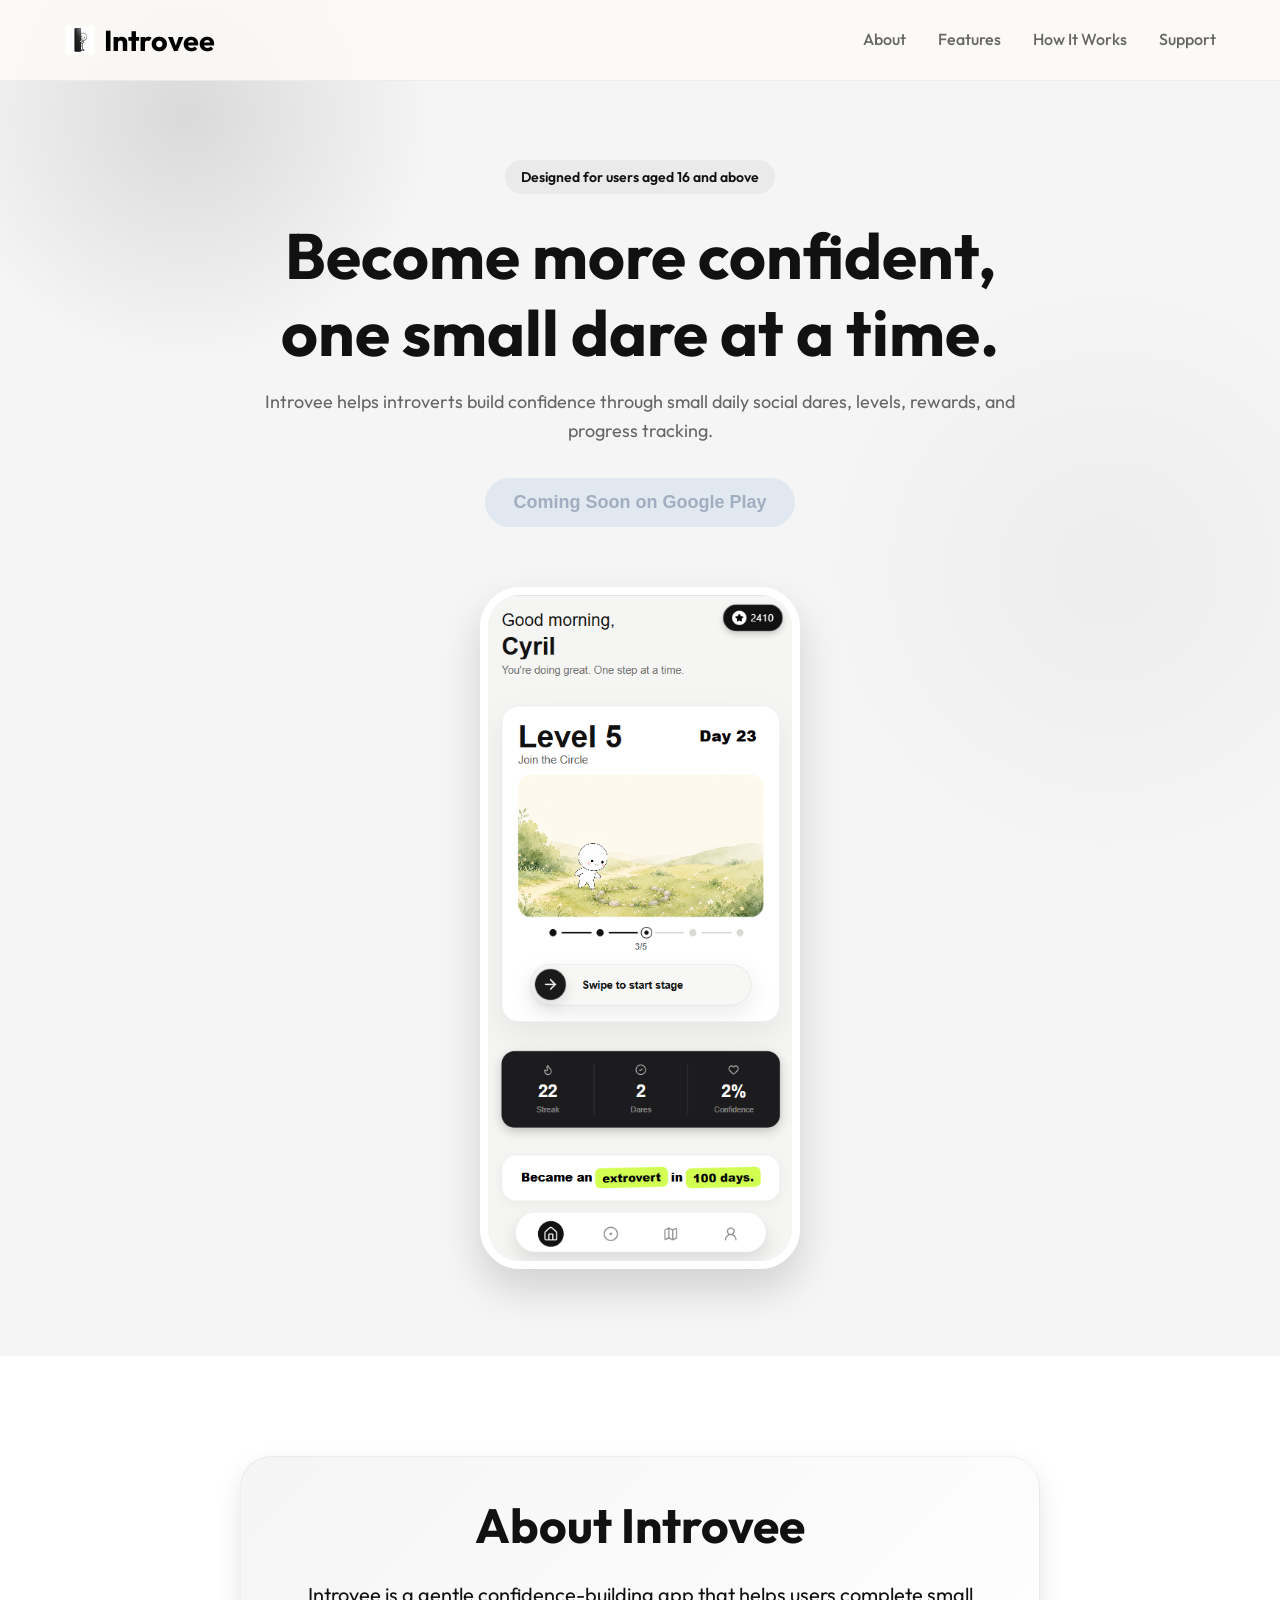
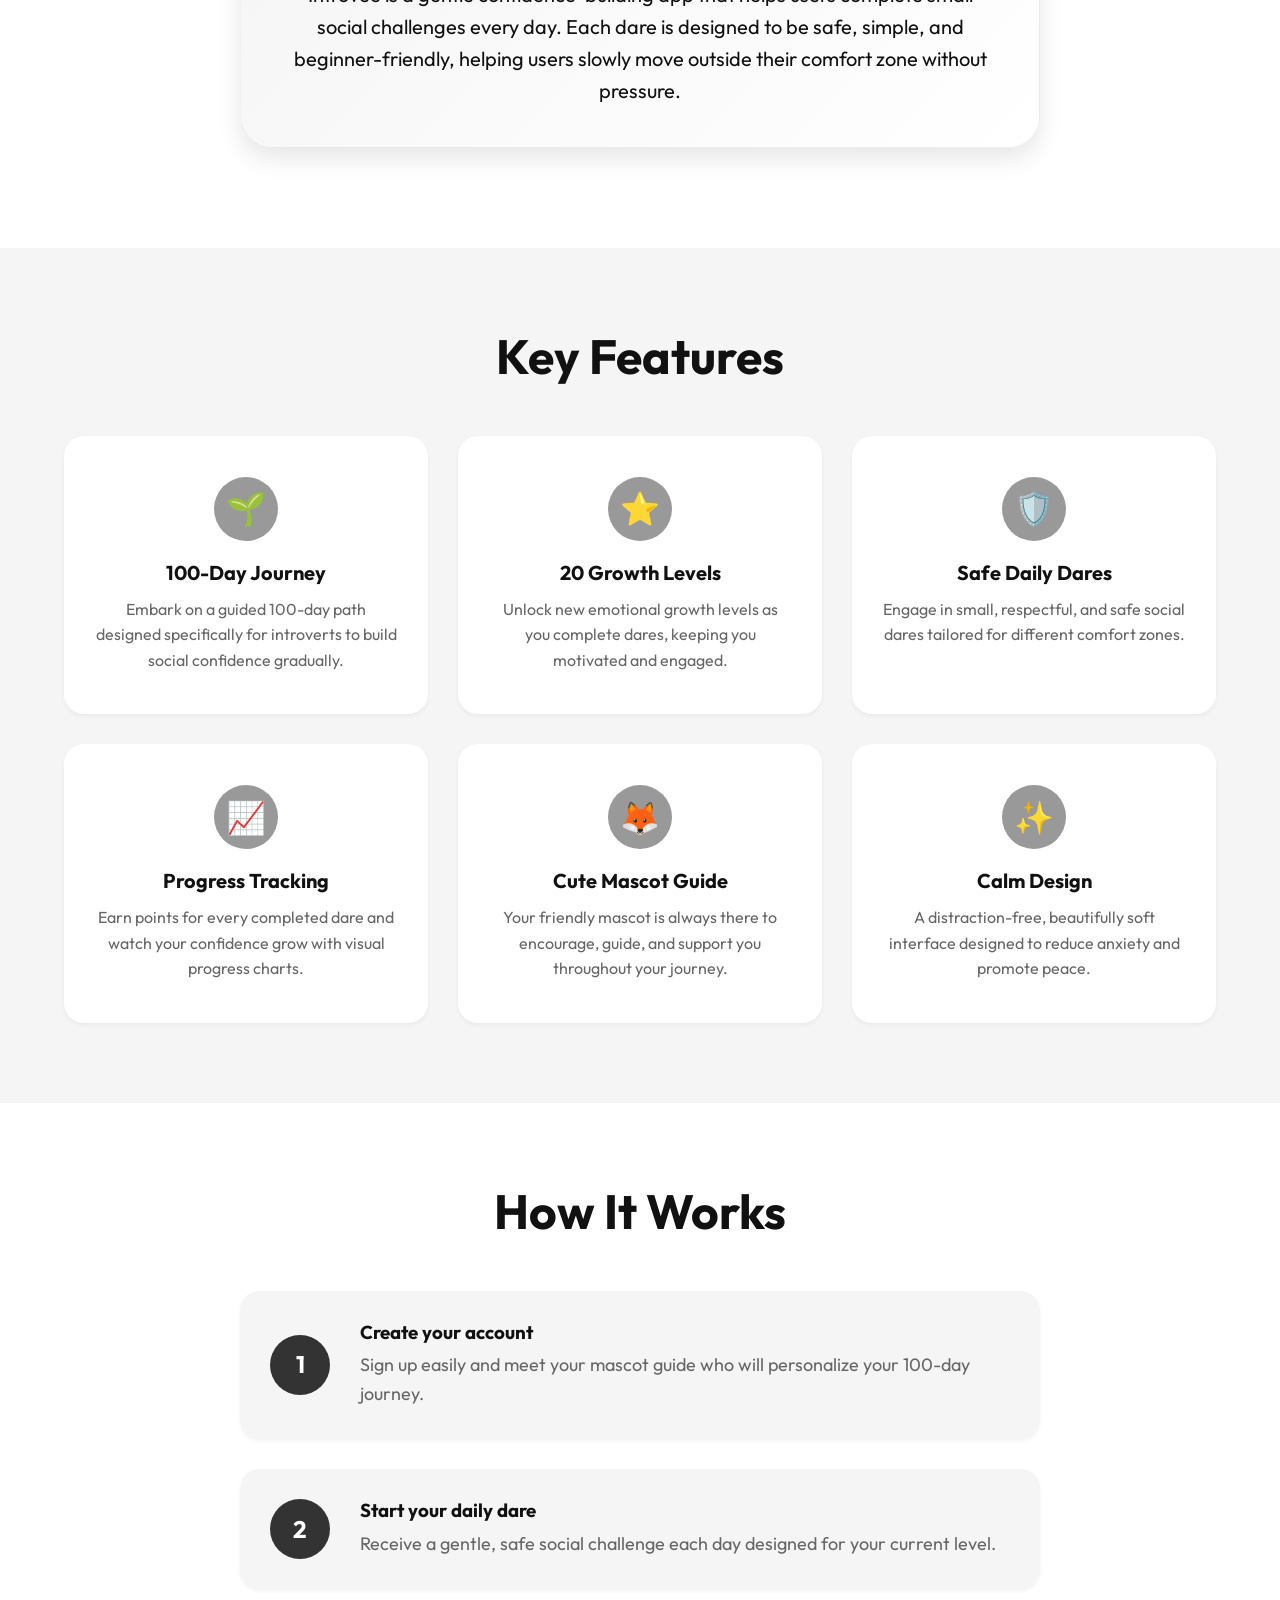
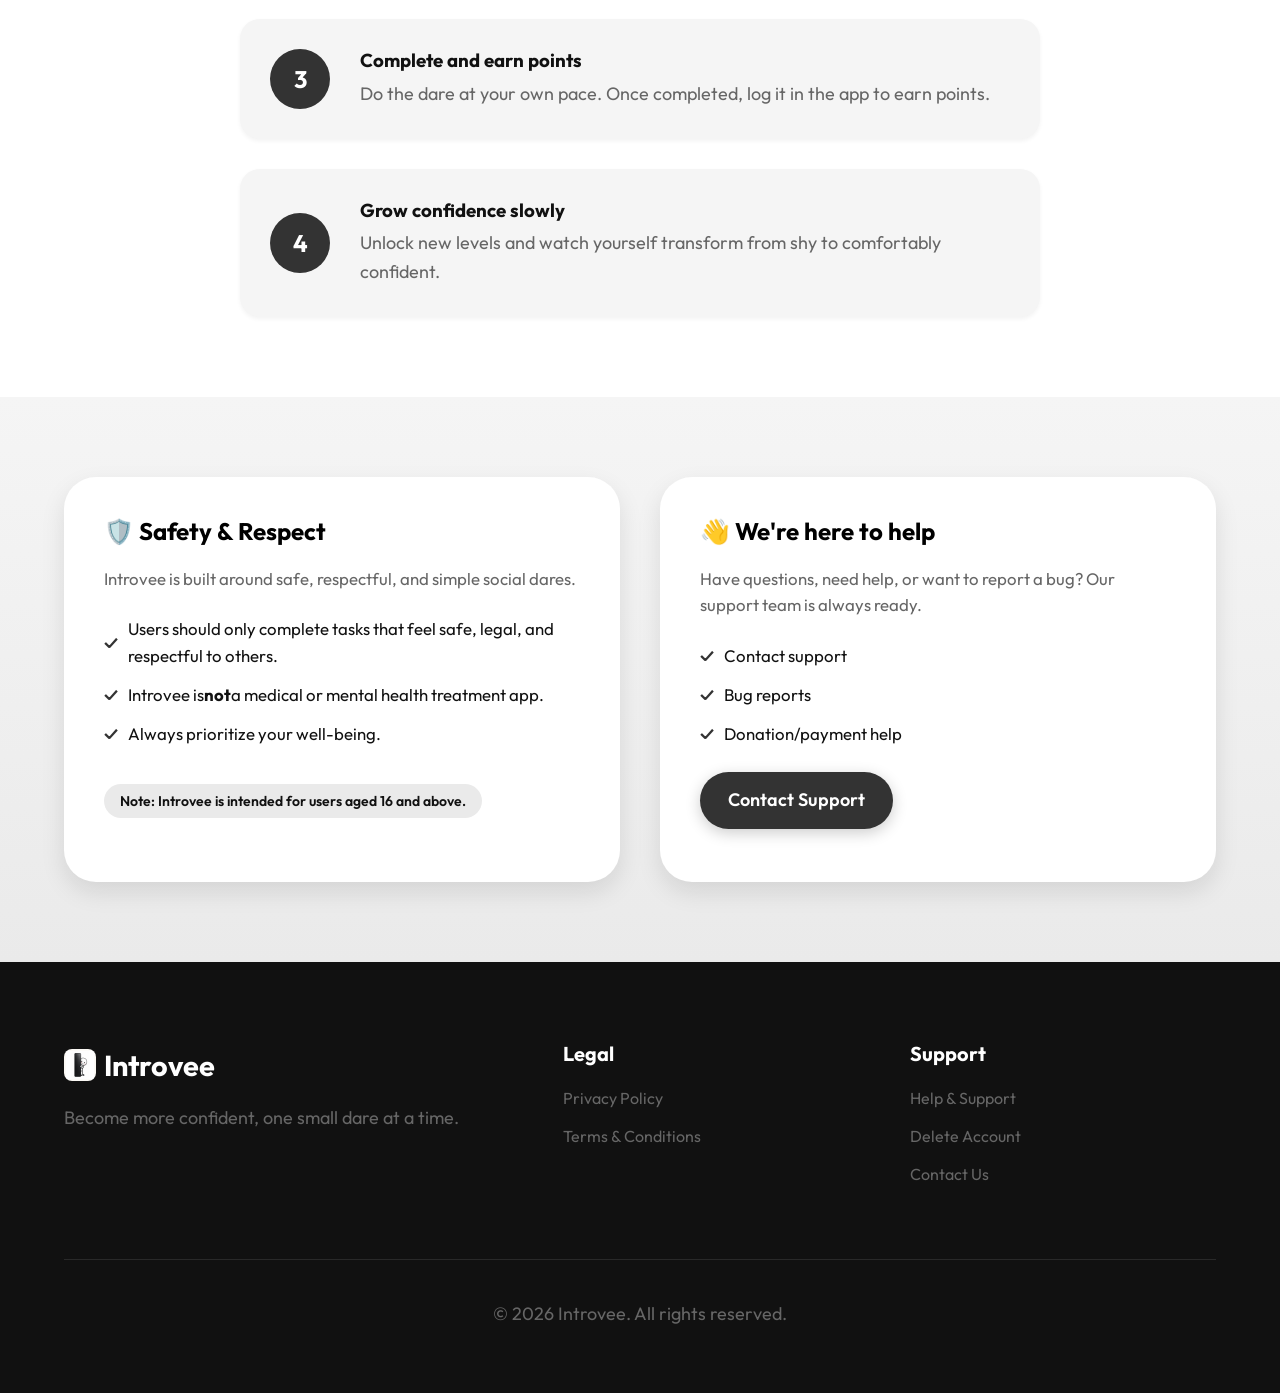
<file: index.html>
<!DOCTYPE html>
<html lang="en">
<head>
  <meta charset="UTF-8">
  <meta name="viewport" content="width=device-width, initial-scale=1.0">
  <title>Introvee | Build Confidence One Dare at a Time</title>
  <meta name="description" content="Introvee is a gentle confidence-building app that helps introverts complete small social challenges every day through a 100-day journey.">
  <link rel="icon" type="image/png" href="./assets/icon.png">
  <link rel="stylesheet" href="./styles.css">
  <script>
    window.BASE_PATH = '.';
  </script>
</head>
<body>
  
  <div id="header-container"></div>

  <main>
    <!-- Hero Section -->
    <section class="hero">
      <div class="container">
        <div class="hero-content">
          <div class="age-notice-pill">Designed for users aged 16 and above</div>
          <h1>Become more confident,<br>one small dare at a time.</h1>
          <p>Introvee helps introverts build confidence through small daily social dares, levels, rewards, and progress tracking.</p>
          
          <div style="margin-top: 32px;">
            <button class="btn btn-primary btn-disabled" title="Coming soon to Google Play">
              Coming Soon on Google Play
            </button>
          </div>
        </div>
        
        <div class="hero-mockup">
          <img src="./assets/mockup.png" alt="Introvee App Interface Mockup showing a daily dare">
        </div>
      </div>
    </section>

    <!-- About Section -->
    <section id="about" class="about">
      <div class="container">
        <div class="about-card">
          <h2>About Introvee</h2>
          <p>Introvee is a gentle confidence-building app that helps users complete small social challenges every day. Each dare is designed to be safe, simple, and beginner-friendly, helping users slowly move outside their comfort zone without pressure.</p>
        </div>
      </div>
    </section>

    <!-- Features Section -->
    <section id="features" class="features">
      <div class="container">
        <h2>Key Features</h2>
        <div class="features-grid">
          
          <div class="feature-card">
            <div class="feature-icon">🌱</div>
            <h3>100-Day Journey</h3>
            <p>Embark on a guided 100-day path designed specifically for introverts to build social confidence gradually.</p>
          </div>

          <div class="feature-card">
            <div class="feature-icon">⭐</div>
            <h3>20 Growth Levels</h3>
            <p>Unlock new emotional growth levels as you complete dares, keeping you motivated and engaged.</p>
          </div>

          <div class="feature-card">
            <div class="feature-icon">🛡️</div>
            <h3>Safe Daily Dares</h3>
            <p>Engage in small, respectful, and safe social dares tailored for different comfort zones.</p>
          </div>

          <div class="feature-card">
            <div class="feature-icon">📈</div>
            <h3>Progress Tracking</h3>
            <p>Earn points for every completed dare and watch your confidence grow with visual progress charts.</p>
          </div>

          <div class="feature-card">
            <div class="feature-icon">🦊</div>
            <h3>Cute Mascot Guide</h3>
            <p>Your friendly mascot is always there to encourage, guide, and support you throughout your journey.</p>
          </div>

          <div class="feature-card">
            <div class="feature-icon">✨</div>
            <h3>Calm Design</h3>
            <p>A distraction-free, beautifully soft interface designed to reduce anxiety and promote peace.</p>
          </div>

        </div>
      </div>
    </section>

    <!-- How It Works Section -->
    <section id="how-it-works" class="how-it-works">
      <div class="container">
        <h2>How It Works</h2>
        <div class="steps-container">
          
          <div class="step">
            <div class="step-number">1</div>
            <div class="step-content">
              <h3>Create your account</h3>
              <p>Sign up easily and meet your mascot guide who will personalize your 100-day journey.</p>
            </div>
          </div>

          <div class="step">
            <div class="step-number">2</div>
            <div class="step-content">
              <h3>Start your daily dare</h3>
              <p>Receive a gentle, safe social challenge each day designed for your current level.</p>
            </div>
          </div>

          <div class="step">
            <div class="step-number">3</div>
            <div class="step-content">
              <h3>Complete and earn points</h3>
              <p>Do the dare at your own pace. Once completed, log it in the app to earn points.</p>
            </div>
          </div>

          <div class="step">
            <div class="step-number">4</div>
            <div class="step-content">
              <h3>Grow confidence slowly</h3>
              <p>Unlock new levels and watch yourself transform from shy to comfortably confident.</p>
            </div>
          </div>

        </div>
      </div>
    </section>

    <!-- Safety & Support Section -->
    <section class="safety-support">
      <div class="container">
        <div class="split-grid">
          
          <div class="info-card">
            <h3>🛡️ Safety & Respect</h3>
            <p>Introvee is built around safe, respectful, and simple social dares.</p>
            <ul>
              <li>Users should only complete tasks that feel safe, legal, and respectful to others.</li>
              <li>Introvee is <strong>not</strong> a medical or mental health treatment app.</li>
              <li>Always prioritize your well-being.</li>
            </ul>
            <div class="age-notice-pill" style="margin-top: 24px;">Note: Introvee is intended for users aged 16 and above.</div>
          </div>

          <div class="info-card">
            <h3>👋 We're here to help</h3>
            <p>Have questions, need help, or want to report a bug? Our support team is always ready.</p>
            <ul style="margin-bottom: 24px;">
              <li>Contact support</li>
              <li>Bug reports</li>
              <li>Donation/payment help</li>
            </ul>
            <a href="mailto:support@introvee.com" class="btn btn-primary">Contact Support</a>
          </div>

        </div>
      </div>
    </section>

  </main>

  <div id="footer-container"></div>
  
  <script src="./components.js"></script>
</body>
</html>
</file>
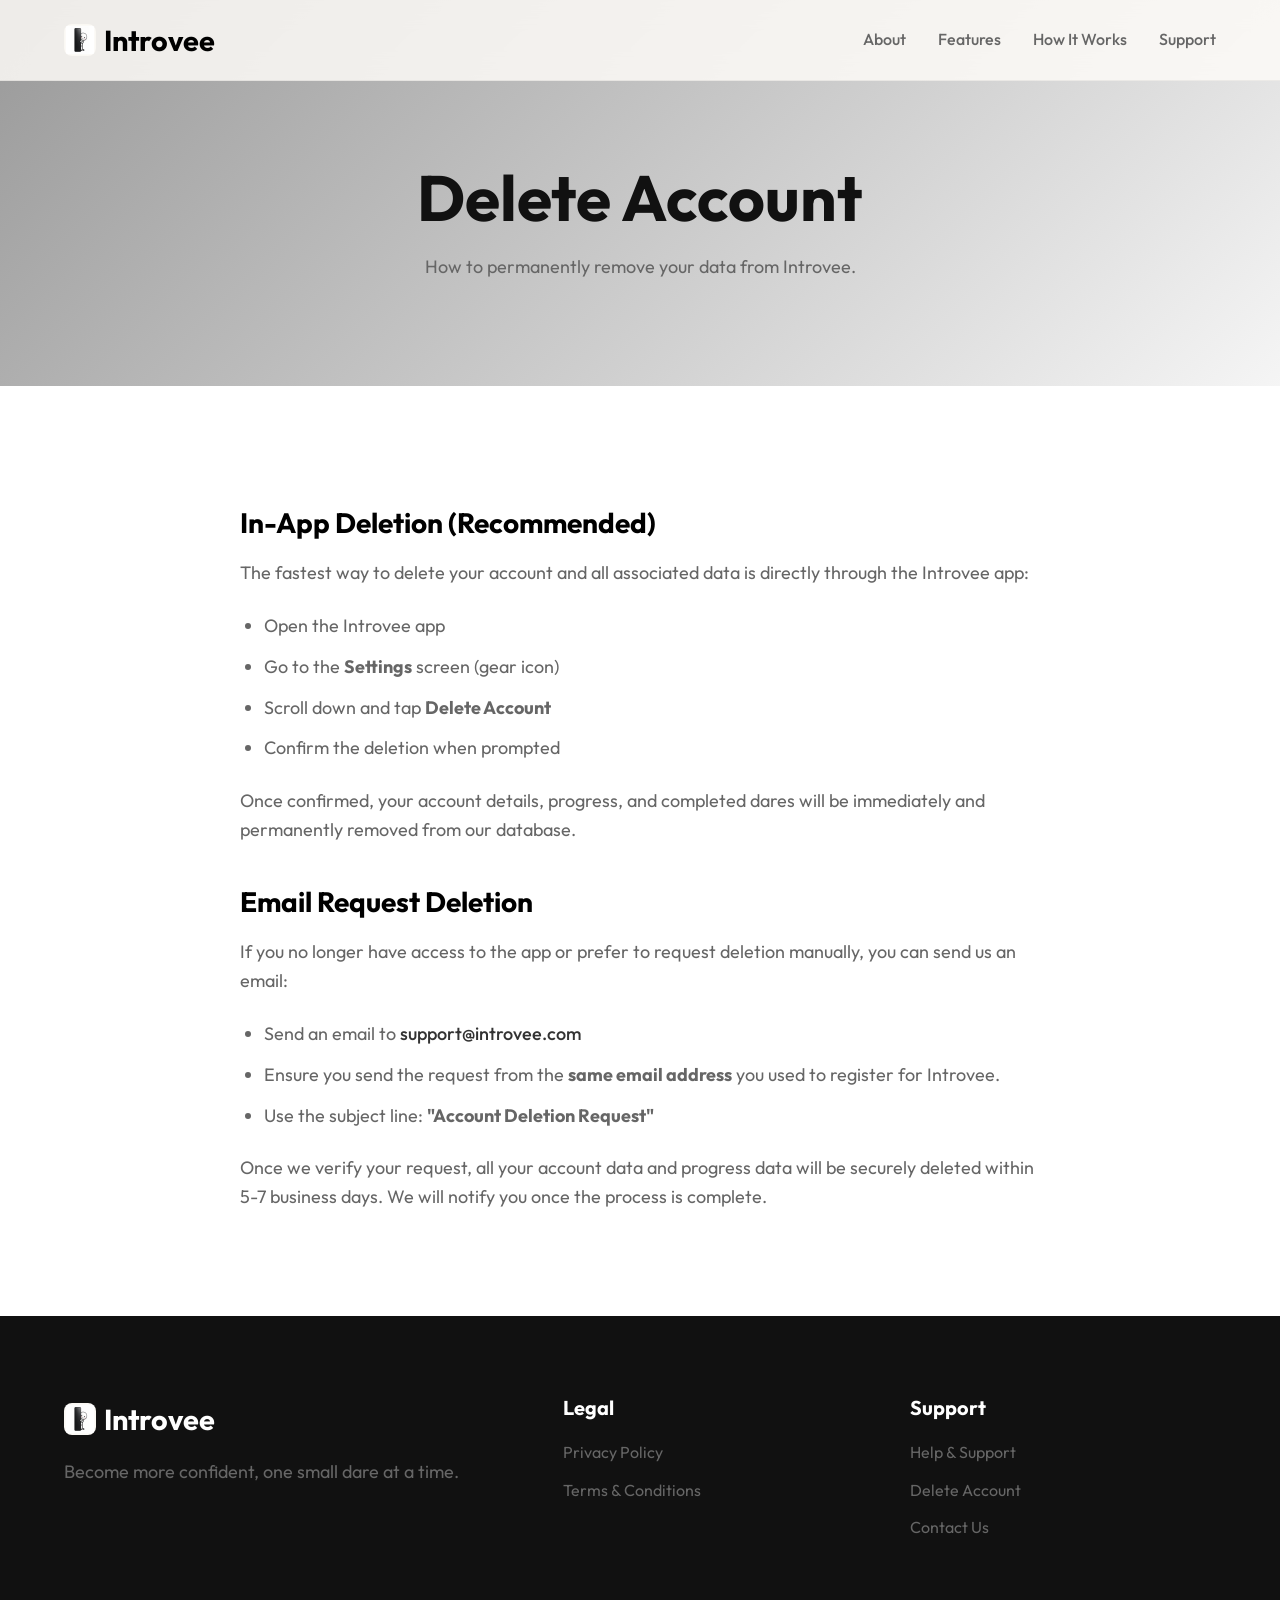
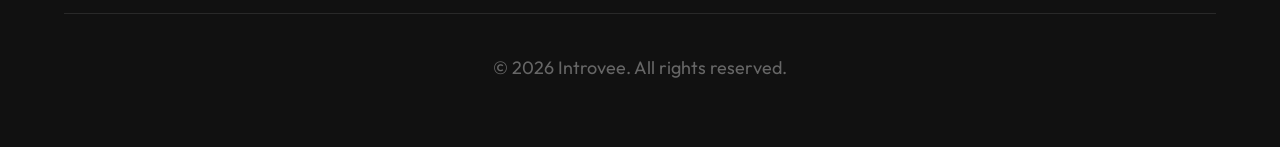
<file: delete-account/index.html>
<!DOCTYPE html>
<html lang="en">
<head>
  <meta charset="UTF-8">
  <meta name="viewport" content="width=device-width, initial-scale=1.0">
  <title>Delete Account | Introvee</title>
  <meta name="description" content="Instructions to delete your Introvee account.">
  <link rel="icon" type="image/png" href="../assets/icon.png">
  <link rel="stylesheet" href="../styles.css">
  <script>
    window.BASE_PATH = '..';
  </script>
</head>
<body>
  
  <div id="header-container"></div>

  <main>
    <section class="page-header">
      <div class="container">
        <h1>Delete Account</h1>
        <p>How to permanently remove your data from Introvee.</p>
      </div>
    </section>

    <section class="page-content">
      <div class="container">
        <div class="content-wrapper">
          
          <h2>In-App Deletion (Recommended)</h2>
          <p>The fastest way to delete your account and all associated data is directly through the Introvee app:</p>
          <ul>
            <li>Open the Introvee app</li>
            <li>Go to the <strong>Settings</strong> screen (gear icon)</li>
            <li>Scroll down and tap <strong>Delete Account</strong></li>
            <li>Confirm the deletion when prompted</li>
          </ul>
          <p>Once confirmed, your account details, progress, and completed dares will be immediately and permanently removed from our database.</p>

          <h2>Email Request Deletion</h2>
          <p>If you no longer have access to the app or prefer to request deletion manually, you can send us an email:</p>
          <ul>
            <li>Send an email to <a href="mailto:support@introvee.com">support@introvee.com</a></li>
            <li>Ensure you send the request from the <strong>same email address</strong> you used to register for Introvee.</li>
            <li>Use the subject line: <strong>"Account Deletion Request"</strong></li>
          </ul>
          <p>Once we verify your request, all your account data and progress data will be securely deleted within 5-7 business days. We will notify you once the process is complete.</p>

        </div>
      </div>
    </section>
  </main>

  <div id="footer-container"></div>
  
  <script src="../components.js"></script>
</body>
</html>
</file>
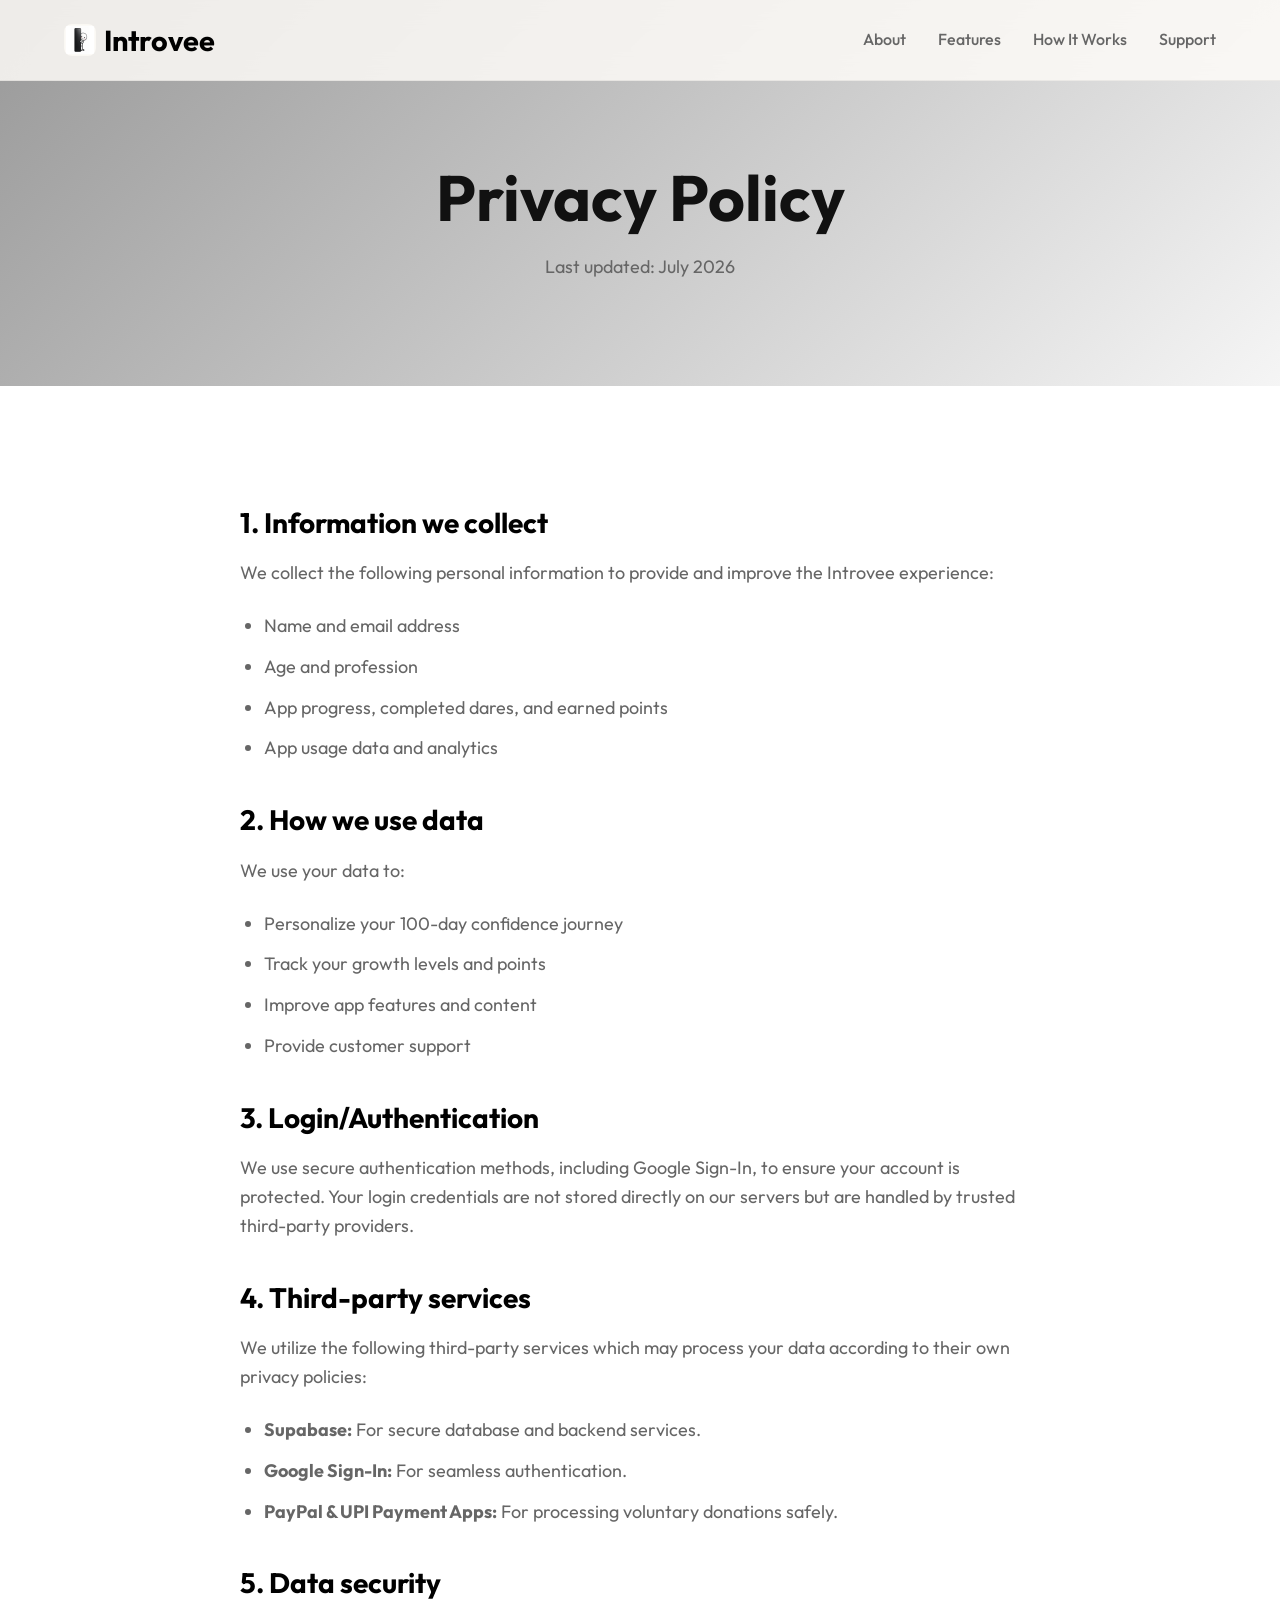
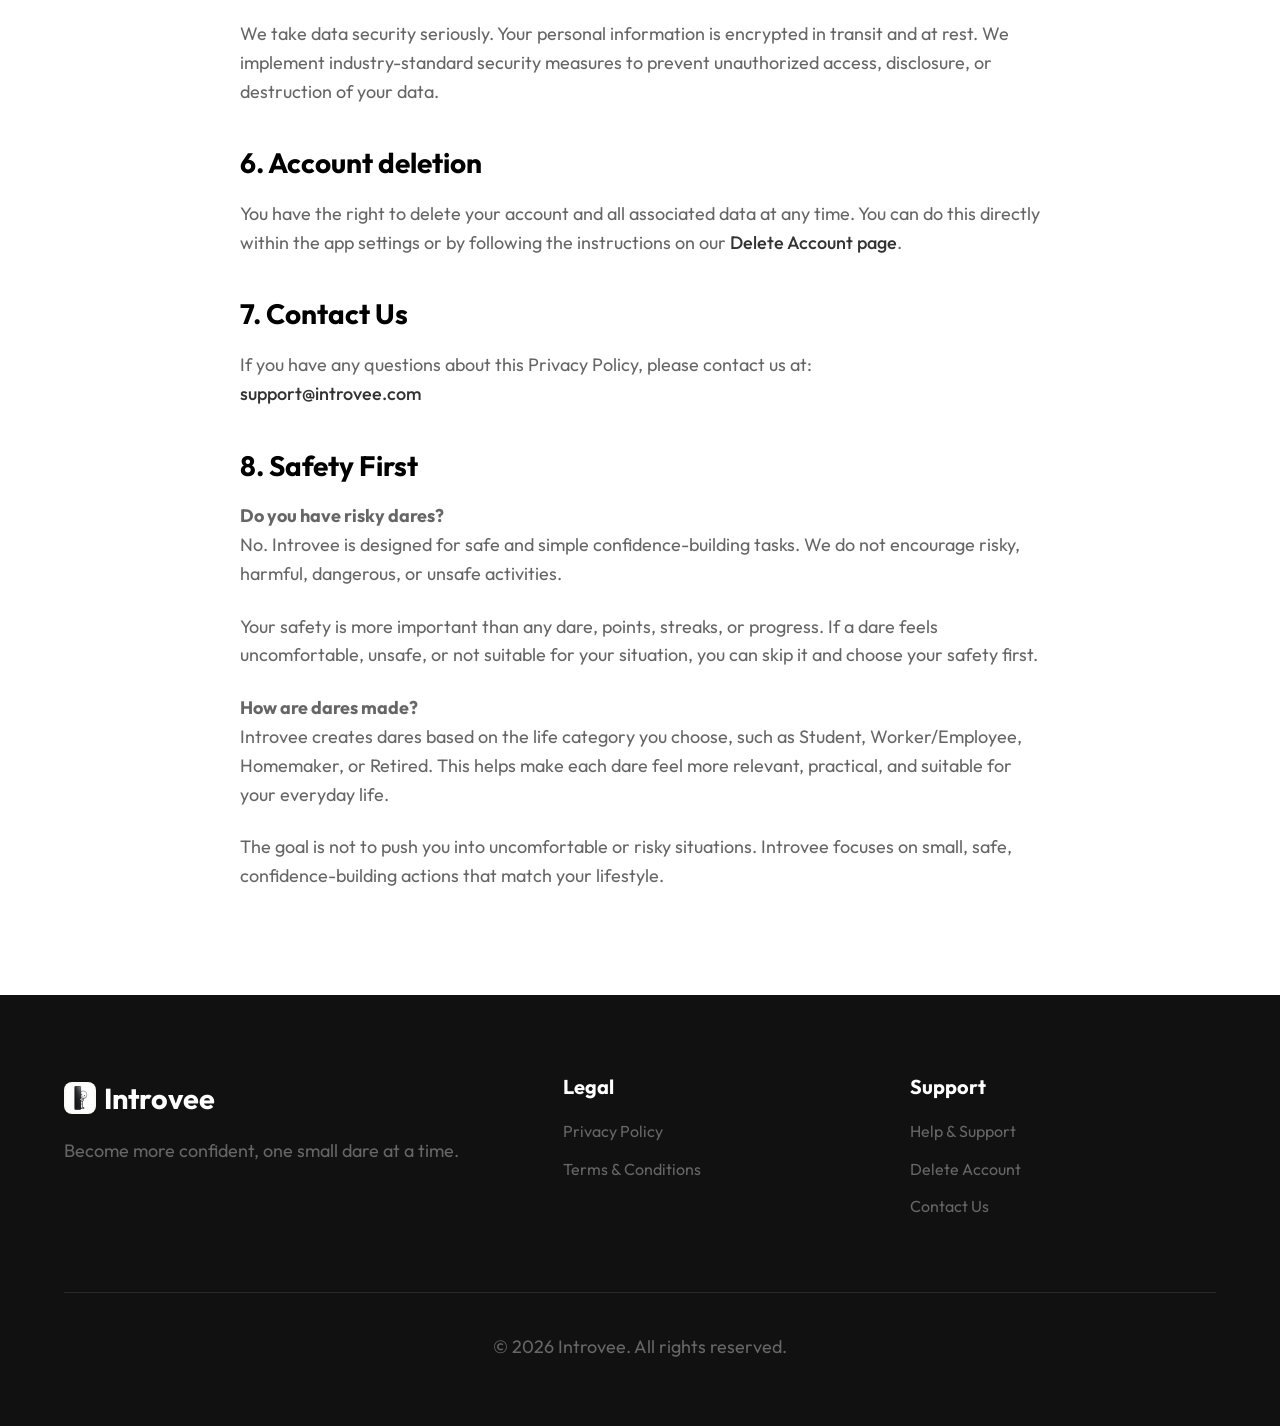
<file: privacy-policy/index.html>
<!DOCTYPE html>
<html lang="en">
<head>
  <meta charset="UTF-8">
  <meta name="viewport" content="width=device-width, initial-scale=1.0">
  <title>Privacy Policy | Introvee</title>
  <meta name="description" content="Privacy Policy for Introvee app.">
  <link rel="icon" type="image/png" href="../assets/icon.png">
  <link rel="stylesheet" href="../styles.css">
  <script>
    window.BASE_PATH = '..';
  </script>
</head>
<body>
  
  <div id="header-container"></div>

  <main>
    <section class="page-header">
      <div class="container">
        <h1>Privacy Policy</h1>
        <p>Last updated: July 2026</p>
      </div>
    </section>

    <section class="page-content">
      <div class="container">
        <div class="content-wrapper">
          
          <h2>1. Information we collect</h2>
          <p>We collect the following personal information to provide and improve the Introvee experience:</p>
          <ul>
            <li>Name and email address</li>
            <li>Age and profession</li>
            <li>App progress, completed dares, and earned points</li>
            <li>App usage data and analytics</li>
          </ul>

          <h2>2. How we use data</h2>
          <p>We use your data to:</p>
          <ul>
            <li>Personalize your 100-day confidence journey</li>
            <li>Track your growth levels and points</li>
            <li>Improve app features and content</li>
            <li>Provide customer support</li>
          </ul>

          <h2>3. Login/Authentication</h2>
          <p>We use secure authentication methods, including Google Sign-In, to ensure your account is protected. Your login credentials are not stored directly on our servers but are handled by trusted third-party providers.</p>

          <h2>4. Third-party services</h2>
          <p>We utilize the following third-party services which may process your data according to their own privacy policies:</p>
          <ul>
            <li><strong>Supabase:</strong> For secure database and backend services.</li>
            <li><strong>Google Sign-In:</strong> For seamless authentication.</li>
            <li><strong>PayPal & UPI Payment Apps:</strong> For processing voluntary donations safely.</li>
          </ul>

          <h2>5. Data security</h2>
          <p>We take data security seriously. Your personal information is encrypted in transit and at rest. We implement industry-standard security measures to prevent unauthorized access, disclosure, or destruction of your data.</p>

          <h2>6. Account deletion</h2>
          <p>You have the right to delete your account and all associated data at any time. You can do this directly within the app settings or by following the instructions on our <a href="/delete-account">Delete Account page</a>.</p>

          <h2>7. Contact Us</h2>
          <p>If you have any questions about this Privacy Policy, please contact us at:<br>
          <a href="mailto:support@introvee.com">support@introvee.com</a></p>

          <h2>8. Safety First</h2>
          <p><strong>Do you have risky dares?</strong><br>
          No. Introvee is designed for safe and simple confidence-building tasks. We do not encourage risky, harmful, dangerous, or unsafe activities.</p>
          <p>Your safety is more important than any dare, points, streaks, or progress. If a dare feels uncomfortable, unsafe, or not suitable for your situation, you can skip it and choose your safety first.</p>

           <p><strong>How are dares made?</strong><br>
          Introvee creates dares based on the life category you choose, such as Student, Worker/Employee, Homemaker, or Retired. This helps make each dare feel more relevant, practical, and suitable for your everyday life.</p>
          <p>The goal is not to push you into uncomfortable or risky situations. Introvee focuses on small, safe, confidence-building actions that match your lifestyle.</p>

        </div>
      </div>
    </section>
  </main>

  <div id="footer-container"></div>
  
  <script src="../components.js"></script>
</body>
</html>
</file>
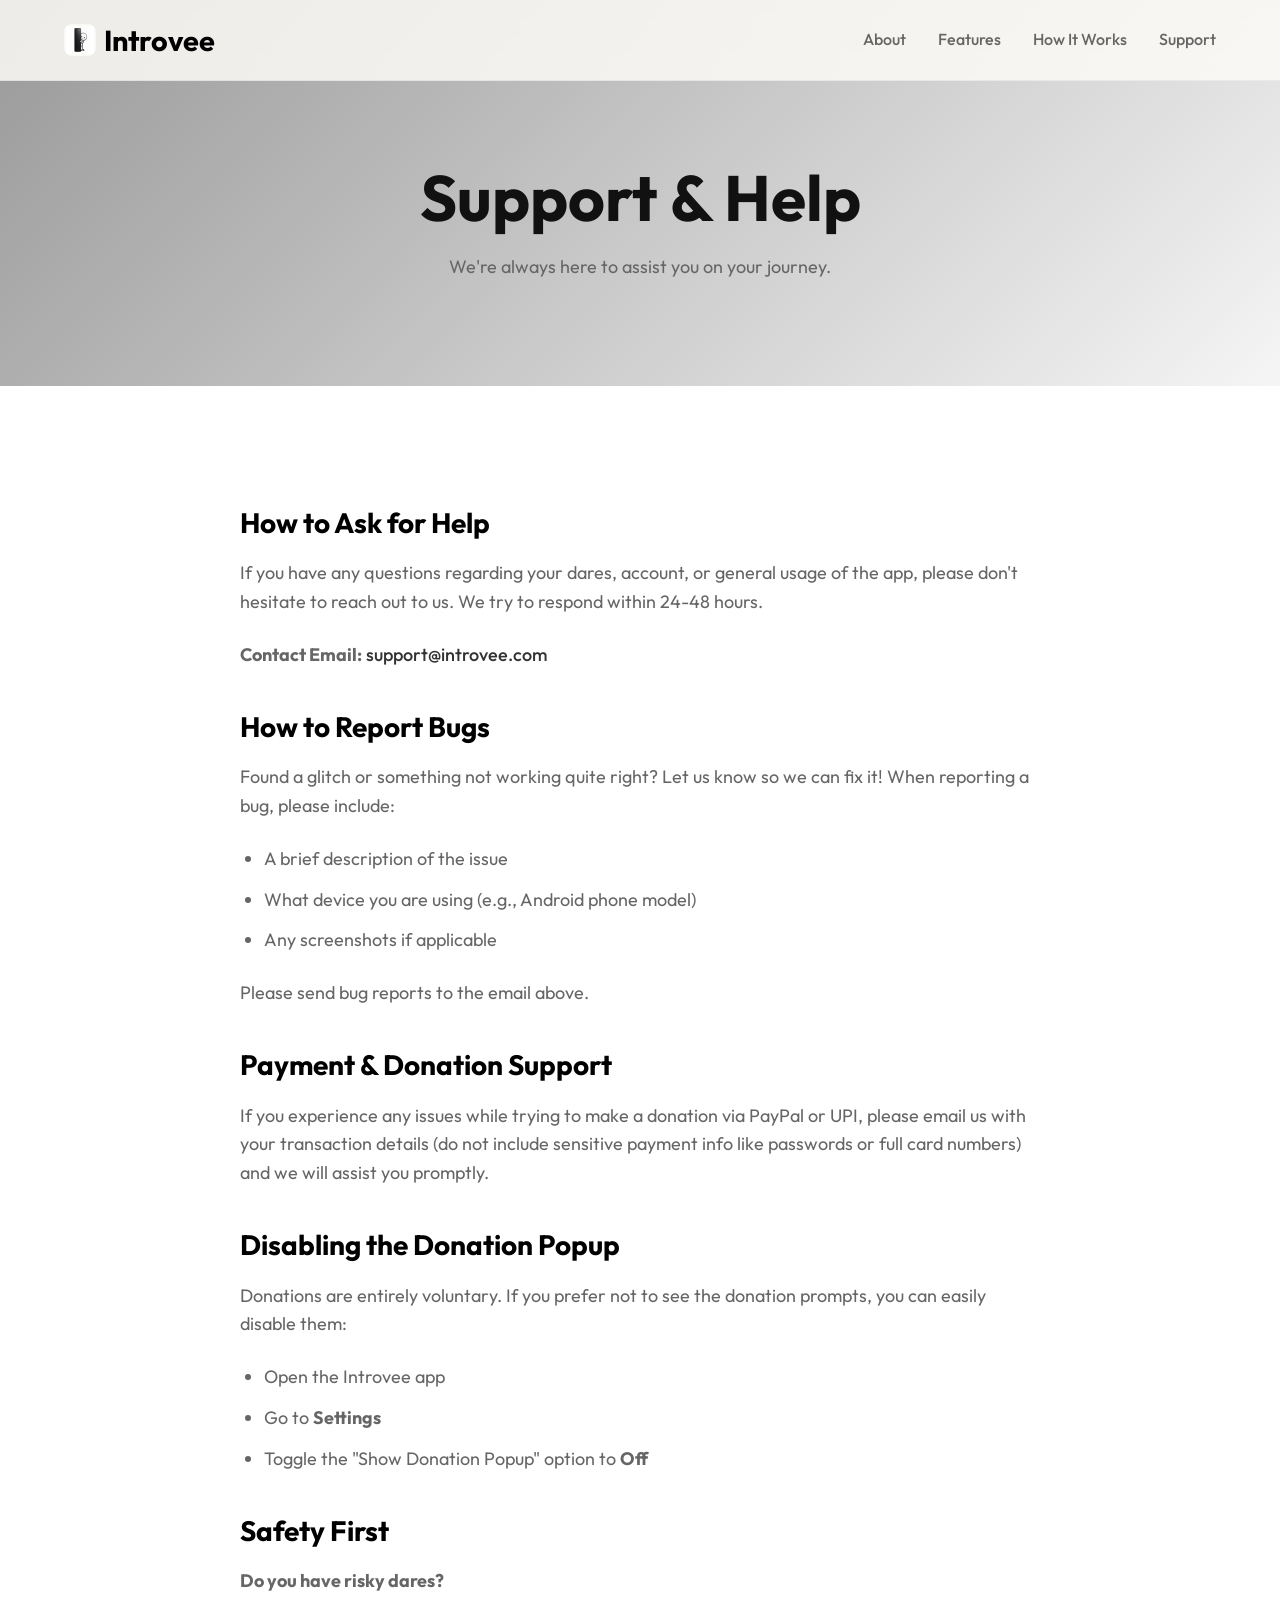
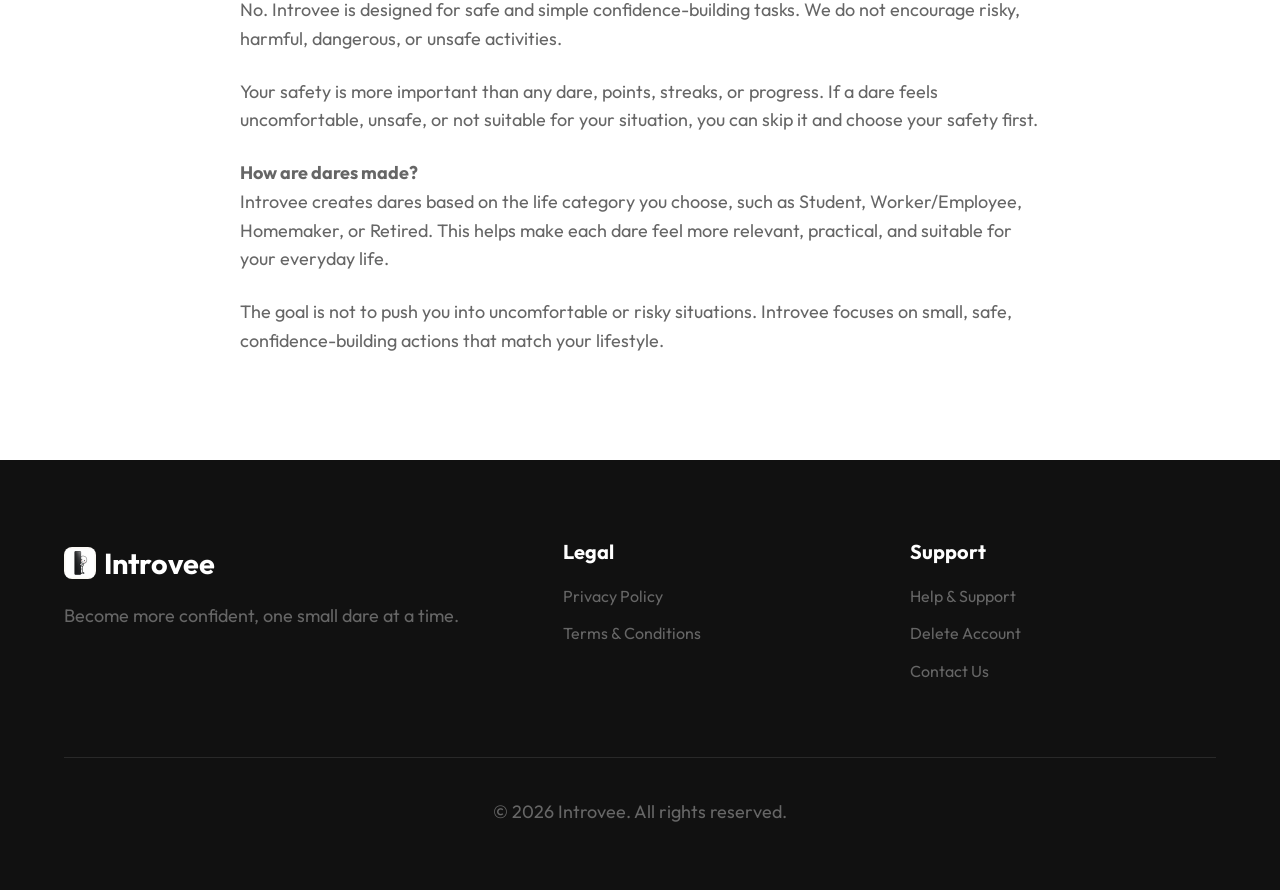
<file: support/index.html>
<!DOCTYPE html>
<html lang="en">
<head>
  <meta charset="UTF-8">
  <meta name="viewport" content="width=device-width, initial-scale=1.0">
  <title>Support & Help | Introvee</title>
  <meta name="description" content="Get help and support for the Introvee app.">
  <link rel="icon" type="image/png" href="../assets/icon.png">
  <link rel="stylesheet" href="../styles.css">
  <script>
    window.BASE_PATH = '..';
  </script>
</head>
<body>
  
  <div id="header-container"></div>

  <main>
    <section class="page-header">
      <div class="container">
        <h1>Support & Help</h1>
        <p>We're always here to assist you on your journey.</p>
      </div>
    </section>

    <section class="page-content">
      <div class="container">
        <div class="content-wrapper">
          
          <h2>How to Ask for Help</h2>
          <p>If you have any questions regarding your dares, account, or general usage of the app, please don't hesitate to reach out to us. We try to respond within 24-48 hours.</p>
          <p><strong>Contact Email:</strong> <a href="mailto:support@introvee.com">support@introvee.com</a></p>

          <h2>How to Report Bugs</h2>
          <p>Found a glitch or something not working quite right? Let us know so we can fix it! When reporting a bug, please include:</p>
          <ul>
            <li>A brief description of the issue</li>
            <li>What device you are using (e.g., Android phone model)</li>
            <li>Any screenshots if applicable</li>
          </ul>
          <p>Please send bug reports to the email above.</p>

          <h2>Payment & Donation Support</h2>
          <p>If you experience any issues while trying to make a donation via PayPal or UPI, please email us with your transaction details (do not include sensitive payment info like passwords or full card numbers) and we will assist you promptly.</p>

          <h2>Disabling the Donation Popup</h2>
          <p>Donations are entirely voluntary. If you prefer not to see the donation prompts, you can easily disable them:</p>
          <ul>
            <li>Open the Introvee app</li>
            <li>Go to <strong>Settings</strong></li>
            <li>Toggle the "Show Donation Popup" option to <strong>Off</strong></li>
          </ul>

          <h2>Safety First</h2>
          <p><strong>Do you have risky dares?</strong><br>
          No. Introvee is designed for safe and simple confidence-building tasks. We do not encourage risky, harmful, dangerous, or unsafe activities.</p>
          <p>Your safety is more important than any dare, points, streaks, or progress. If a dare feels uncomfortable, unsafe, or not suitable for your situation, you can skip it and choose your safety first.</p>

          <p><strong>How are dares made?</strong><br>
          Introvee creates dares based on the life category you choose, such as Student, Worker/Employee, Homemaker, or Retired. This helps make each dare feel more relevant, practical, and suitable for your everyday life.</p>
          <p>The goal is not to push you into uncomfortable or risky situations. Introvee focuses on small, safe, confidence-building actions that match your lifestyle.</p>

        </div>
      </div>
    </section>
  </main>

  <div id="footer-container"></div>
  
  <script src="../components.js"></script>
</body>
</html>
</file>
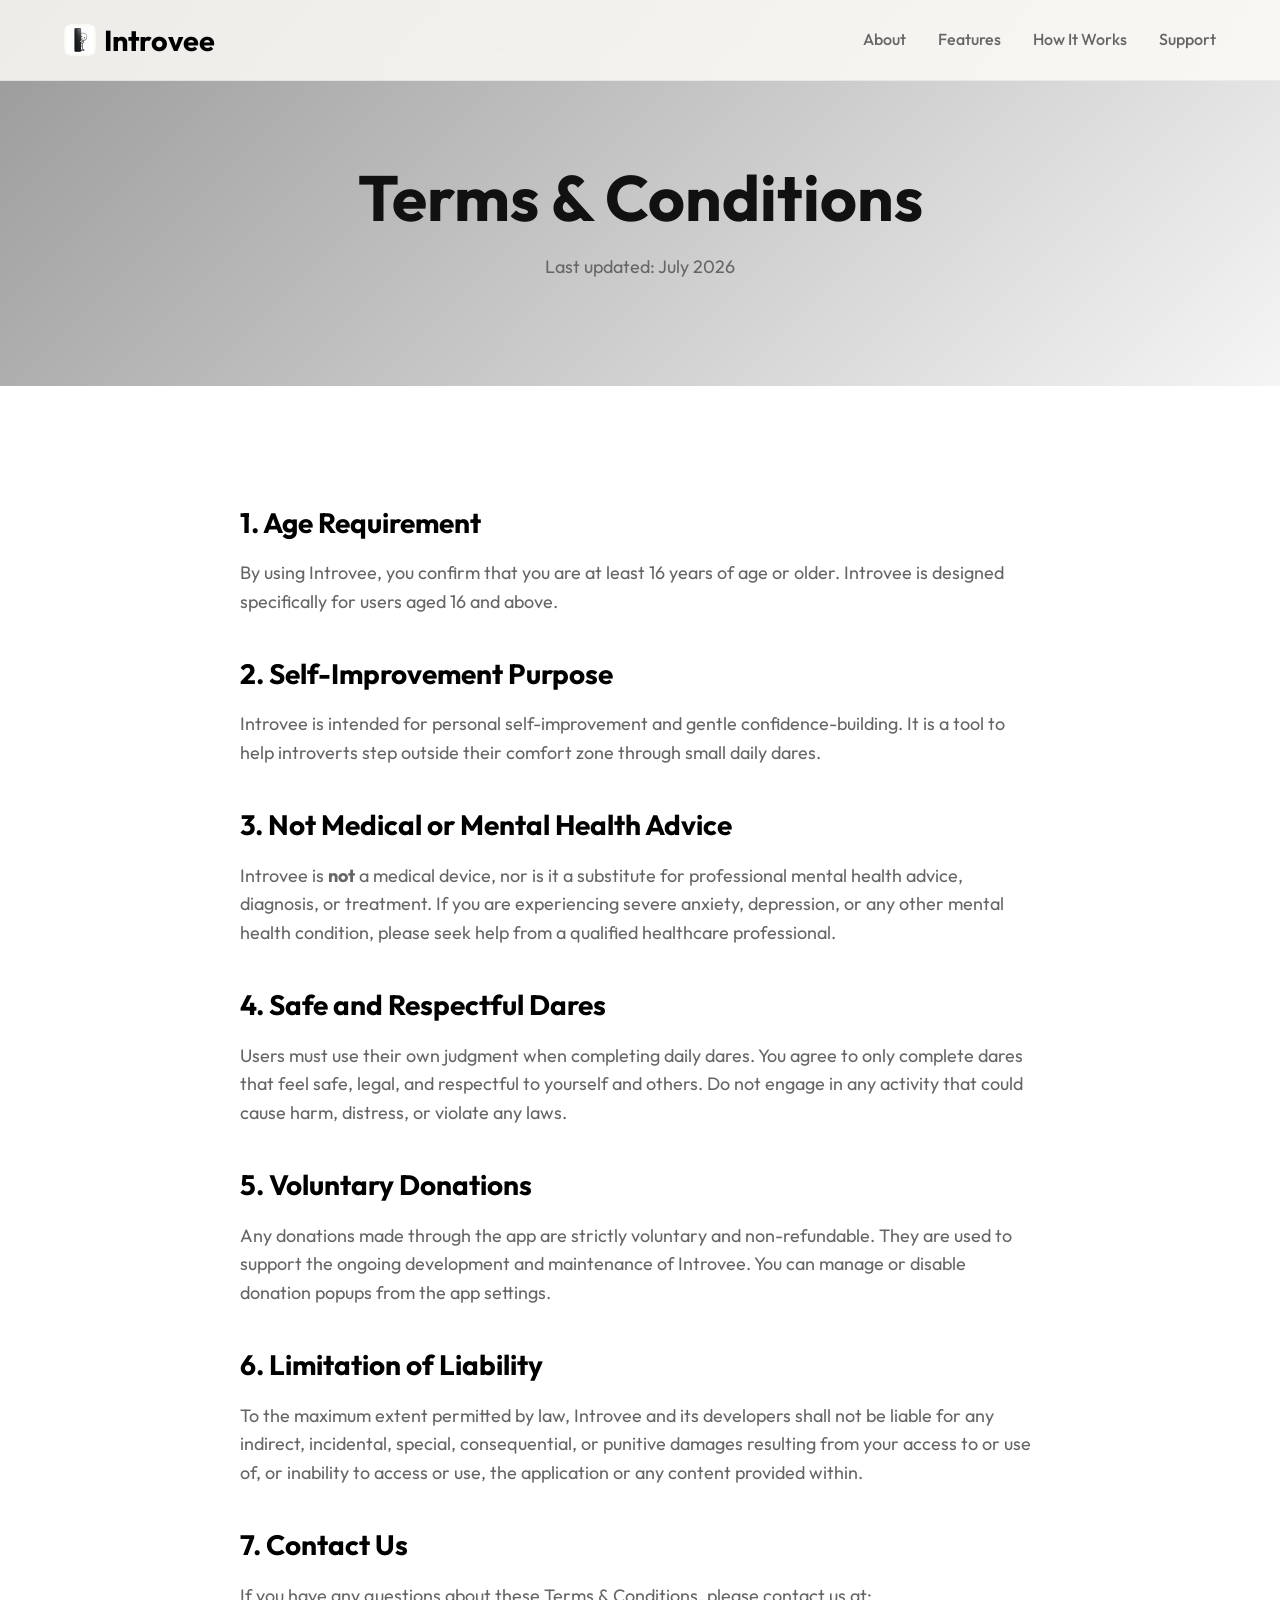
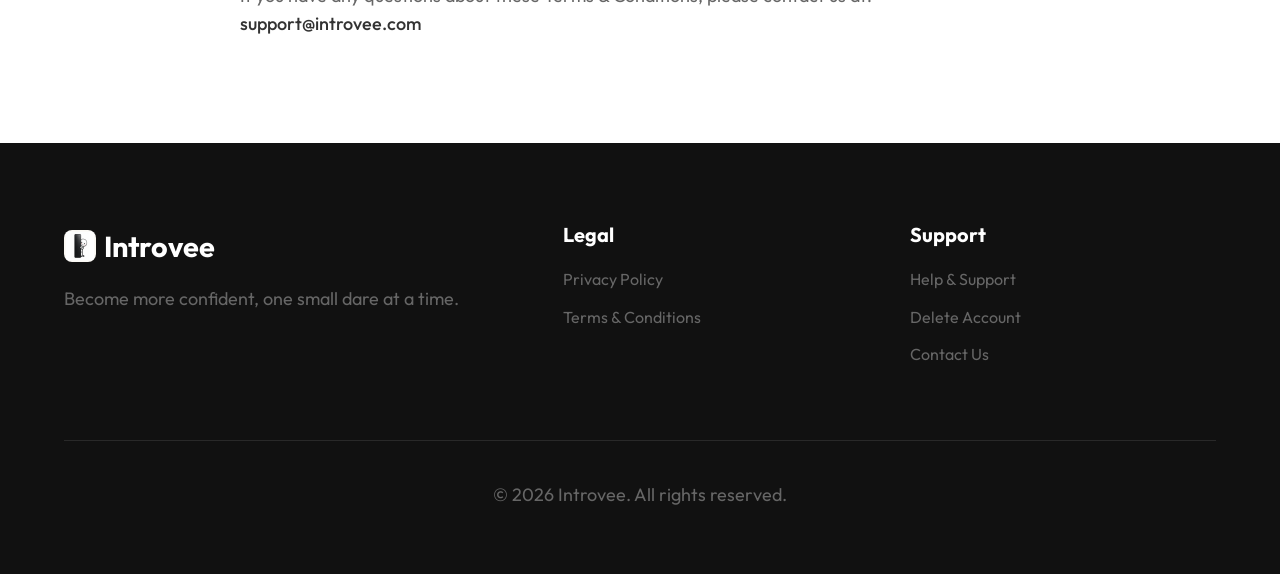
<file: terms/index.html>
<!DOCTYPE html>
<html lang="en">
<head>
  <meta charset="UTF-8">
  <meta name="viewport" content="width=device-width, initial-scale=1.0">
  <title>Terms & Conditions | Introvee</title>
  <meta name="description" content="Terms and Conditions for Introvee app.">
  <link rel="icon" type="image/png" href="../assets/icon.png">
  <link rel="stylesheet" href="../styles.css">
  <script>
    window.BASE_PATH = '..';
  </script>
</head>
<body>
  
  <div id="header-container"></div>

  <main>
    <section class="page-header">
      <div class="container">
        <h1>Terms & Conditions</h1>
        <p>Last updated: July 2026</p>
      </div>
    </section>

    <section class="page-content">
      <div class="container">
        <div class="content-wrapper">
          
          <h2>1. Age Requirement</h2>
          <p>By using Introvee, you confirm that you are at least 16 years of age or older. Introvee is designed specifically for users aged 16 and above.</p>

          <h2>2. Self-Improvement Purpose</h2>
          <p>Introvee is intended for personal self-improvement and gentle confidence-building. It is a tool to help introverts step outside their comfort zone through small daily dares.</p>

          <h2>3. Not Medical or Mental Health Advice</h2>
          <p>Introvee is <strong>not</strong> a medical device, nor is it a substitute for professional mental health advice, diagnosis, or treatment. If you are experiencing severe anxiety, depression, or any other mental health condition, please seek help from a qualified healthcare professional.</p>

          <h2>4. Safe and Respectful Dares</h2>
          <p>Users must use their own judgment when completing daily dares. You agree to only complete dares that feel safe, legal, and respectful to yourself and others. Do not engage in any activity that could cause harm, distress, or violate any laws.</p>

          <h2>5. Voluntary Donations</h2>
          <p>Any donations made through the app are strictly voluntary and non-refundable. They are used to support the ongoing development and maintenance of Introvee. You can manage or disable donation popups from the app settings.</p>

          <h2>6. Limitation of Liability</h2>
          <p>To the maximum extent permitted by law, Introvee and its developers shall not be liable for any indirect, incidental, special, consequential, or punitive damages resulting from your access to or use of, or inability to access or use, the application or any content provided within.</p>

          <h2>7. Contact Us</h2>
          <p>If you have any questions about these Terms & Conditions, please contact us at:<br>
          <a href="mailto:support@introvee.com">support@introvee.com</a></p>

        </div>
      </div>
    </section>
  </main>

  <div id="footer-container"></div>
  
  <script src="../components.js"></script>
</body>
</html>
</file>
<file: styles.css>
@import url('https://fonts.googleapis.com/css2?family=Outfit:wght@300;400;500;600;700&display=swap');

:root {
  /* Grayscale palette */
  --color-primary: #333333;      /* Dark Gray */
  --color-primary-dark: #000000; /* Black */
  --color-primary-light: #999999; /* Light Gray */
  --color-secondary: #CCCCCC;    /* Very Light Gray */
  --color-background: #F5F5F5;   /* Light Gray Background */
  --color-surface: #FFFFFF;      /* Pure white for cards */
  --color-accent: #EAEAEA;       /* Light Accent */
  
  --color-text-dark: #111111;
  --color-text-muted: #666666;
  
  --shadow-sm: 0 2px 4px rgba(0, 0, 0, 0.05);
  --shadow-md: 0 10px 25px rgba(0, 0, 0, 0.1);
  --shadow-lg: 0 20px 40px rgba(0, 0, 0, 0.15);
  
  --border-radius-sm: 12px;
  --border-radius-md: 20px;
  --border-radius-lg: 32px;
  
  --spacing-section: 80px;
  --transition-smooth: all 0.3s cubic-bezier(0.25, 0.8, 0.25, 1);
}

/* Reset & Global */
* {
  margin: 0;
  padding: 0;
  box-sizing: border-box;
}

body {
  font-family: 'Outfit', sans-serif;
  background-color: var(--color-background);
  color: var(--color-text-dark);
  line-height: 1.6;
  overflow-x: hidden;
  -webkit-font-smoothing: antialiased;
}

a {
  text-decoration: none;
  color: inherit;
  transition: var(--transition-smooth);
}

/* Typography */
h1, h2, h3, h4 {
  font-weight: 700;
  line-height: 1.2;
  color: var(--color-text-dark);
}

h1 {
  font-size: clamp(2.5rem, 5vw, 4rem);
  margin-bottom: 1rem;
}

h2 {
  font-size: clamp(2rem, 4vw, 3rem);
  margin-bottom: 1.5rem;
  text-align: center;
}

p {
  font-size: 1.125rem;
  color: var(--color-text-muted);
  margin-bottom: 1.5rem;
}

/* Layout */
.container {
  width: 100%;
  max-width: 1200px;
  margin: 0 auto;
  padding: 0 24px;
}

section {
  padding: var(--spacing-section) 0;
}

/* Buttons */
.btn {
  display: inline-flex;
  align-items: center;
  justify-content: center;
  padding: 14px 28px;
  border-radius: 50px;
  font-weight: 600;
  font-size: 1.125rem;
  cursor: pointer;
  border: none;
  transition: var(--transition-smooth);
}

.btn-primary {
  background-color: var(--color-primary);
  color: white;
  box-shadow: 0 4px 15px rgba(0, 0, 0, 0.2);
}

.btn-primary:hover {
  background-color: var(--color-primary-dark);
  transform: translateY(-2px);
  box-shadow: 0 8px 25px rgba(0, 0, 0, 0.3);
}

.btn-disabled {
  background-color: #E2E8F0;
  color: #A0AEC0;
  cursor: not-allowed;
  box-shadow: none;
}

.btn-disabled:hover {
  transform: none;
}

/* Header */
.site-header {
  position: fixed;
  top: 0;
  left: 0;
  width: 100%;
  z-index: 100;
  background: rgba(253, 251, 247, 0.85);
  backdrop-filter: blur(12px);
  border-bottom: 1px solid rgba(0,0,0,0.05);
  transition: var(--transition-smooth);
}

.site-header .container {
  display: flex;
  align-items: center;
  justify-content: space-between;
  height: 80px;
}

.logo {
  font-size: 1.8rem;
  font-weight: 700;
  color: var(--color-primary-dark);
  display: flex;
  align-items: center;
  gap: 8px;
}

.logo-icon-img {
  width: 32px;
  height: 32px;
  border-radius: 8px;
  object-fit: cover;
}

.nav-links {
  display: flex;
  gap: 32px;
  list-style: none;
}

.nav-links a {
  font-weight: 500;
  color: var(--color-text-muted);
}

.nav-links a:hover {
  color: var(--color-primary);
}

.mobile-menu-toggle {
  display: none;
  background: none;
  border: none;
  font-size: 1.5rem;
  color: var(--color-text-dark);
  cursor: pointer;
}

/* Hero Section */
.hero {
  padding-top: 160px;
  padding-bottom: 80px;
  text-align: center;
  position: relative;
  overflow: hidden;
}

.hero::before {
  content: '';
  position: absolute;
  top: -10%;
  left: -5%;
  width: 500px;
  height: 500px;
  background: radial-gradient(circle, var(--color-primary-light) 0%, transparent 70%);
  opacity: 0.3;
  z-index: -1;
  border-radius: 50%;
}

.hero::after {
  content: '';
  position: absolute;
  top: 20%;
  right: -10%;
  width: 600px;
  height: 600px;
  background: radial-gradient(circle, var(--color-secondary) 0%, transparent 70%);
  opacity: 0.2;
  z-index: -1;
  border-radius: 50%;
}

.hero-content {
  max-width: 800px;
  margin: 0 auto;
}

.age-notice-pill {
  display: inline-block;
  padding: 6px 16px;
  background-color: var(--color-accent);
  color: var(--color-text-dark);
  border-radius: 50px;
  font-size: 0.875rem;
  font-weight: 600;
  margin-bottom: 24px;
}

.hero-mockup {
  margin-top: 60px;
  position: relative;
  max-width: 320px;
  margin-left: auto;
  margin-right: auto;
}

.hero-mockup img {
  width: 100%;
  border-radius: 40px;
  box-shadow: var(--shadow-lg);
  border: 8px solid var(--color-surface);
  animation: float 6s ease-in-out infinite;
}

@keyframes float {
  0% { transform: translateY(0px); }
  50% { transform: translateY(-20px); }
  100% { transform: translateY(0px); }
}

/* About Section */
.about {
  background-color: var(--color-surface);
  padding: 100px 0;
}

.about-card {
  max-width: 800px;
  margin: 0 auto;
  text-align: center;
  padding: 40px;
  background: linear-gradient(135deg, var(--color-background) 0%, var(--color-surface) 100%);
  border-radius: var(--border-radius-lg);
  box-shadow: var(--shadow-md);
  border: 1px solid rgba(0, 0, 0, 0.05);
}

.about-card p {
  font-size: 1.25rem;
  color: var(--color-text-dark);
  margin-bottom: 0;
}

/* Features Section */
.features {
  background-color: var(--color-background);
}

.features-grid {
  display: grid;
  grid-template-columns: repeat(auto-fit, minmax(280px, 1fr));
  gap: 30px;
  margin-top: 50px;
}

.feature-card {
  background-color: var(--color-surface);
  padding: 40px 30px;
  border-radius: var(--border-radius-md);
  box-shadow: var(--shadow-sm);
  transition: var(--transition-smooth);
  border: 1px solid transparent;
  text-align: center;
}

.feature-card:hover {
  transform: translateY(-5px);
  box-shadow: var(--shadow-md);
  border-color: var(--color-primary-light);
}

.feature-icon {
  width: 64px;
  height: 64px;
  margin: 0 auto 20px;
  background-color: var(--color-primary-light);
  border-radius: 50%;
  display: flex;
  align-items: center;
  justify-content: center;
  font-size: 2rem;
  color: white;
}

.feature-card h3 {
  margin-bottom: 12px;
  font-size: 1.25rem;
}

.feature-card p {
  font-size: 1rem;
  margin-bottom: 0;
}

/* How It Works Section */
.how-it-works {
  background-color: var(--color-surface);
}

.steps-container {
  display: flex;
  flex-direction: column;
  gap: 30px;
  max-width: 800px;
  margin: 50px auto 0;
}

.step {
  display: flex;
  align-items: center;
  background-color: var(--color-background);
  padding: 30px;
  border-radius: var(--border-radius-md);
  box-shadow: var(--shadow-sm);
}

.step-number {
  width: 60px;
  height: 60px;
  flex-shrink: 0;
  background-color: var(--color-primary);
  color: white;
  border-radius: 50%;
  display: flex;
  align-items: center;
  justify-content: center;
  font-size: 1.5rem;
  font-weight: 700;
  margin-right: 30px;
}

.step-content h3 {
  margin-bottom: 8px;
}

.step-content p {
  margin-bottom: 0;
}

/* Safety & Support Sections */
.safety-support {
  background: linear-gradient(to bottom, var(--color-background), var(--color-accent));
}

.split-grid {
  display: grid;
  grid-template-columns: 1fr 1fr;
  gap: 40px;
}

.info-card {
  background-color: var(--color-surface);
  padding: 40px;
  border-radius: var(--border-radius-lg);
  box-shadow: var(--shadow-md);
}

.info-card h3 {
  font-size: 1.5rem;
  margin-bottom: 20px;
  color: var(--color-primary-dark);
}

.info-card p, .info-card ul {
  font-size: 1.05rem;
}

.info-card ul {
  list-style-type: none;
  margin-top: 16px;
}

.info-card li {
  margin-bottom: 12px;
  display: flex;
  align-items: center;
}

.info-card li::before {
  content: '✓';
  color: var(--color-primary);
  font-weight: bold;
  margin-right: 10px;
}

/* Footer */
.site-footer {
  background-color: var(--color-text-dark);
  color: white;
  padding: 80px 0 40px;
}

.footer-grid {
  display: grid;
  grid-template-columns: 1.5fr 1fr 1fr;
  gap: 40px;
  margin-bottom: 60px;
}

.footer-brand .logo {
  color: white;
  margin-bottom: 16px;
}

.footer-brand p {
  color: var(--color-text-muted);
}

.footer-links h4 {
  color: white;
  margin-bottom: 20px;
  font-size: 1.25rem;
}

.footer-links ul {
  list-style: none;
}

.footer-links li {
  margin-bottom: 12px;
}

.footer-links a {
  color: var(--color-text-muted);
  transition: var(--transition-smooth);
}

.footer-links a:hover {
  color: white;
  padding-left: 5px;
}

.footer-bottom {
  text-align: center;
  padding-top: 40px;
  border-top: 1px solid rgba(255,255,255,0.1);
  color: var(--color-text-muted);
}

/* Pages (Privacy, Terms, etc.) */
.page-header {
  padding: 160px 0 80px;
  background: linear-gradient(135deg, var(--color-primary-light) 0%, var(--color-background) 100%);
  text-align: center;
}

.page-header h1 {
  margin-bottom: 16px;
}

.page-content {
  padding: 80px 0;
  background-color: var(--color-surface);
}

.content-wrapper {
  max-width: 800px;
  margin: 0 auto;
}

.content-wrapper h2 {
  text-align: left;
  font-size: 1.75rem;
  margin-top: 40px;
  margin-bottom: 20px;
  color: var(--color-primary-dark);
}

.content-wrapper p, .content-wrapper ul {
  margin-bottom: 24px;
}

.content-wrapper ul {
  padding-left: 24px;
  color: var(--color-text-muted);
  font-size: 1.125rem;
}

.content-wrapper li {
  margin-bottom: 12px;
}

.content-wrapper a {
  color: var(--color-primary);
  font-weight: 500;
}

.content-wrapper a:hover {
  text-decoration: underline;
}

/* Mobile Responsive */
@media (max-width: 992px) {
  .split-grid {
    grid-template-columns: 1fr;
  }
}

@media (max-width: 768px) {
  .nav-links {
    position: fixed;
    top: 80px;
    left: 0;
    width: 100%;
    background-color: var(--color-surface);
    flex-direction: column;
    padding: 20px;
    box-shadow: var(--shadow-md);
    transform: translateY(-100%);
    opacity: 0;
    pointer-events: none;
    transition: var(--transition-smooth);
    text-align: center;
  }
  
  .nav-links.active {
    transform: translateY(0);
    opacity: 1;
    pointer-events: auto;
  }
  
  .mobile-menu-toggle {
    display: block;
  }
  
  .hero h1 {
    font-size: 2.5rem;
  }
  
  .footer-grid {
    grid-template-columns: 1fr;
    text-align: center;
  }
  
  .footer-links a:hover {
    padding-left: 0;
  }
  
  .step {
    flex-direction: column;
    text-align: center;
  }
  
  .step-number {
    margin-right: 0;
    margin-bottom: 20px;
  }
}
</file>
